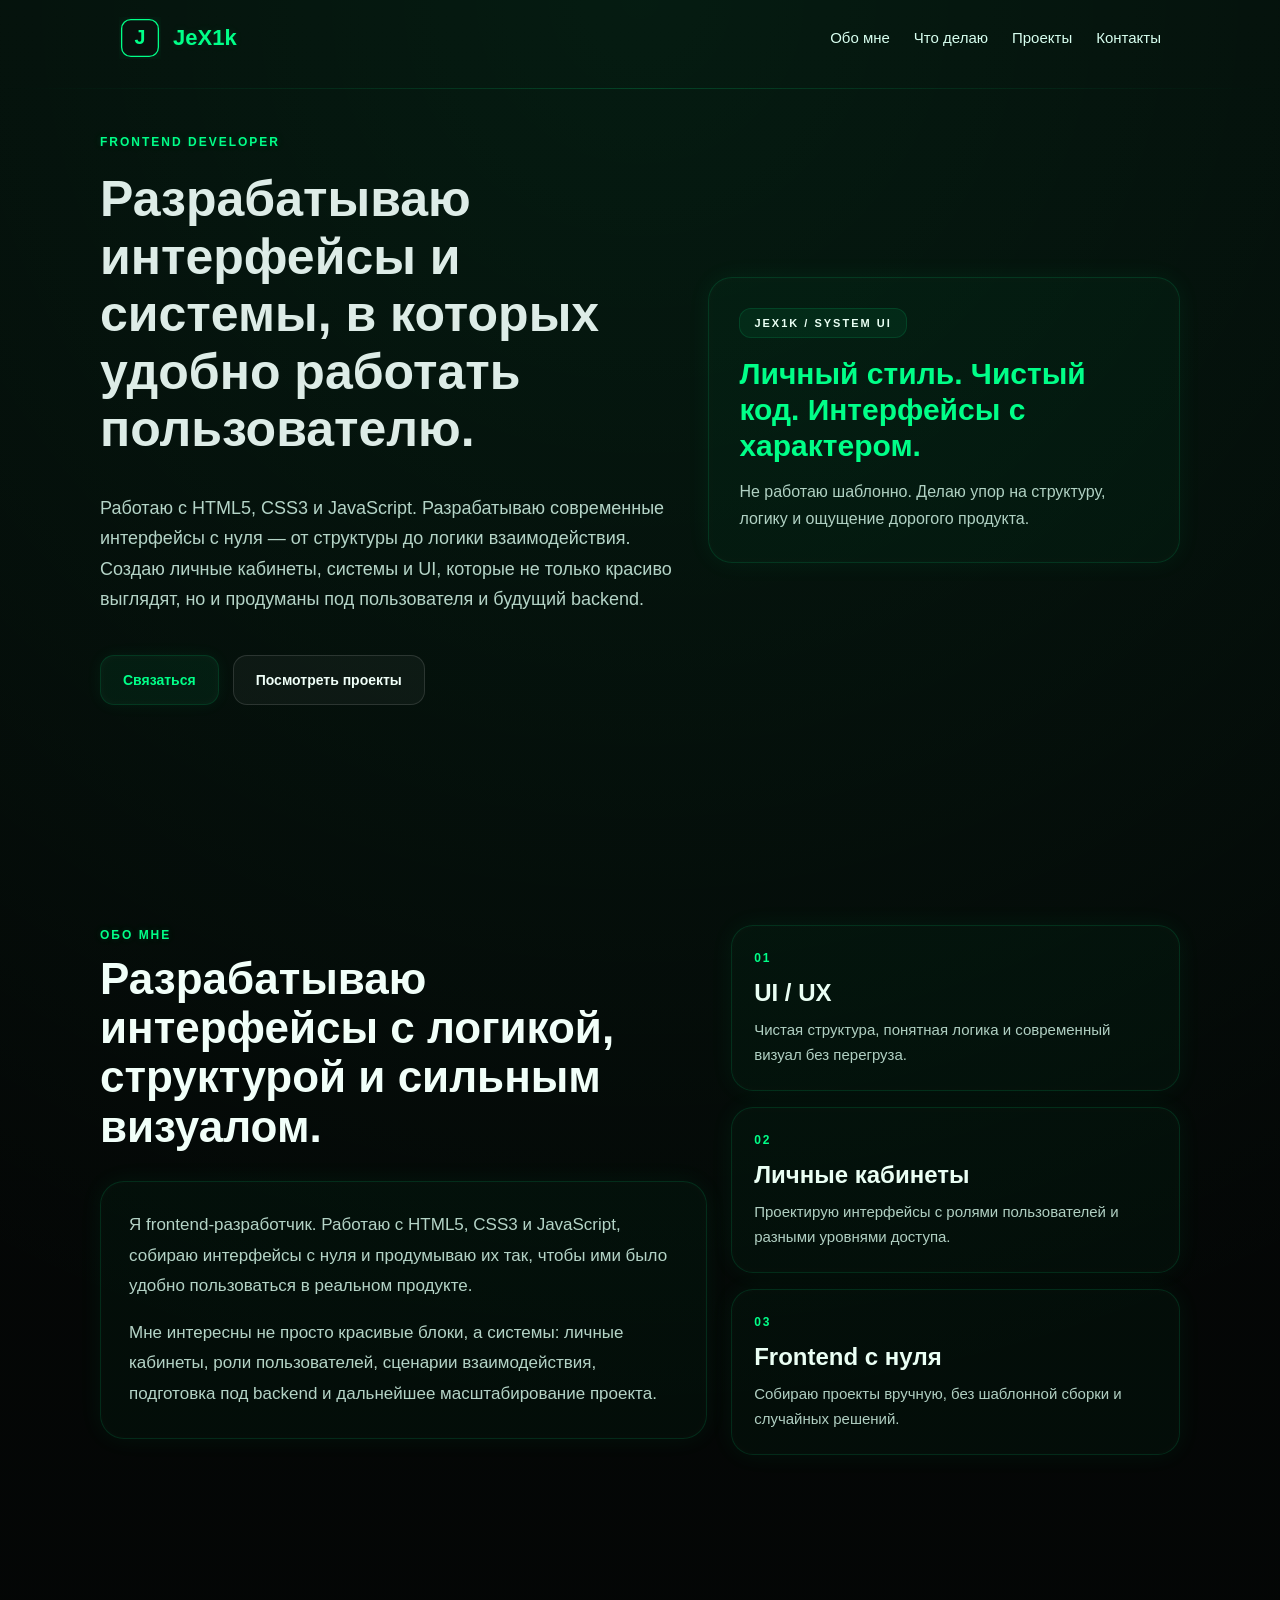
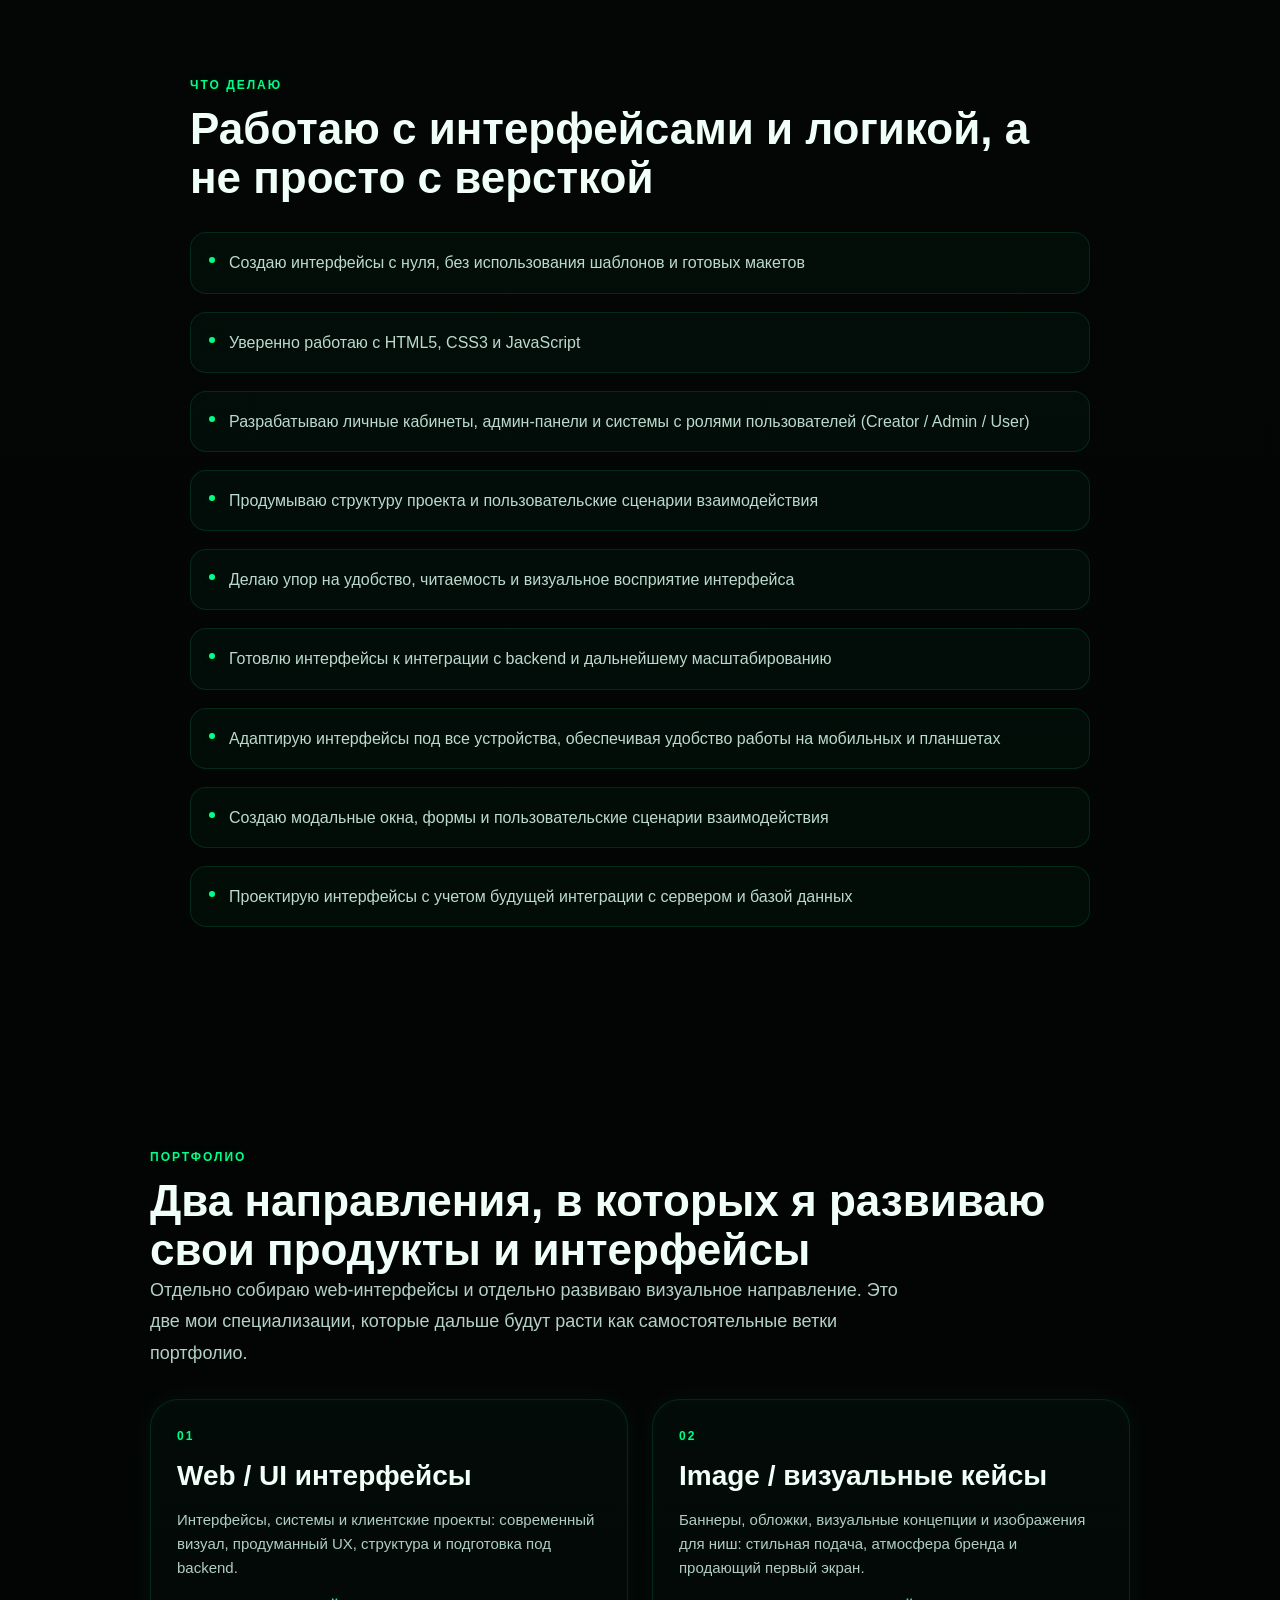
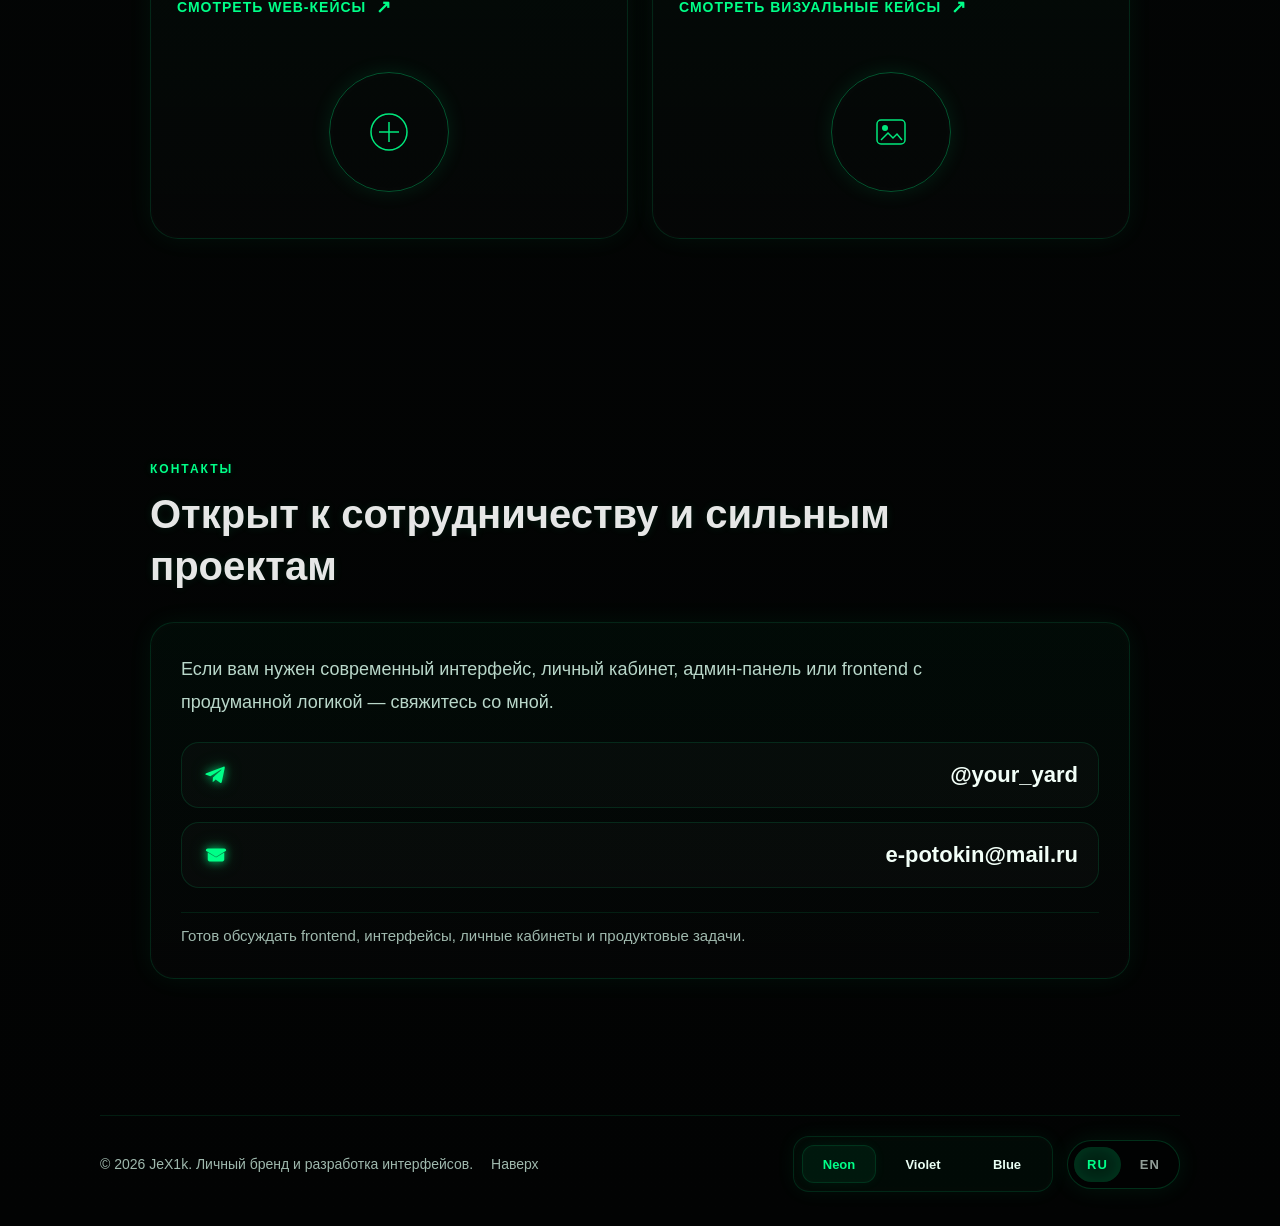
<file: index.html>
<!DOCTYPE html>
<html lang="ru">
<head>
    <meta charset="UTF-8" />
    <meta name="viewport" content="width=device-width, initial-scale=1.0" />

    <title>JeX1k — Frontend Developer</title>

    <meta name="description" content="Frontend разработчик JeX1k. Создаю современные интерфейсы, личные кабинеты и системы с продуманной логикой пользователей. Чистый код, UX и масштабируемость.">
    <meta name="keywords" content="frontend разработчик, создание сайтов, личный кабинет, UI, UX, JavaScript, HTML5, CSS3">
    <meta name="author" content="JeX1k">

    <link rel="icon" type="image/svg+xml" href="img/favicon-j.svg" />

    <link rel="stylesheet" href="css/body.css?v=5" />
    <link rel="stylesheet" href="css/header.css?v=5" />
    <link rel="stylesheet" href="css/sections.css?v=5" />
    <link rel="stylesheet" href="css/portfolio-teaser.css?v=5" />
    <link rel="stylesheet" href="css/footer.css?v=5" />
    <link rel="stylesheet" href="css/RuEn.css?v=5" />
</head>

<body class="theme-default">
  <header class="site-header" id="siteHeader">
    <div class="container header-inner">
      <a href="#top" class="brand">
        <span class="brand-icon" aria-hidden="true">
<svg viewBox="0 0 64 64" class="brand-icon-svg" xmlns="http://www.w3.org/2000/svg">
  <rect x="4" y="4" width="56" height="56" rx="14" class="brand-icon-bg" />
  <text x="32" y="41" text-anchor="middle" font-size="30" font-family="Arial, sans-serif" font-weight="700" class="brand-icon-letter">J</text>
</svg>
        </span>

        <span class="brand-text">JeX1k</span>
      </a>

      <nav class="header-nav">
        <a href="#about" data-i18n="nav_about">Обо мне</a>
        <a href="#skills" data-i18n="nav_skills">Что делаю</a>
        <a href="#projects" data-i18n="nav_projects">Проекты</a>
        <a href="#contacts" data-i18n="nav_contacts">Контакты</a>
      </nav>
    </div>
  </header>

  <main id="top">
    <section class="hero-section section">
      <div class="container hero-grid">
        <div class="hero-content">
          <p class="eyebrow">Frontend Developer</p>

          <h1 class="hero-title" data-i18n="hero_title">
            Разрабатываю интерфейсы и системы, в которых удобно работать пользователю.
          </h1>

          <p class="hero-text" data-i18n="hero_text">
            Работаю с HTML5, CSS3 и JavaScript. Разрабатываю современные интерфейсы с нуля — от структуры до логики взаимодействия.
            Создаю личные кабинеты, системы и UI, которые не только красиво выглядят, но и продуманы под пользователя и будущий backend.
          </p>

          <div class="hero-actions">
            <a href="#contacts" class="primary-btn" data-i18n="hero_contact_btn">Связаться</a>
            <a href="#projects" class="secondary-btn" data-i18n="hero_projects_btn">Посмотреть проекты</a>
          </div>
        </div>

        <div class="hero-card">
          <div class="hero-card-topline">JeX1k / SYSTEM UI</div>

          <h2 class="hero-card-title" data-i18n="hero_card_title">
            Личный стиль. Чистый код. Интерфейсы с характером.
          </h2>

          <p class="hero-card-text" data-i18n="hero_card_text">
            Не работаю шаблонно. Делаю упор на структуру, логику и ощущение
            дорогого продукта.
          </p>
        </div>
      </div>
    </section>

    <section class="about-section section" id="about">
      <div class="container about-grid">
        <div class="about-main">
          <div class="section-head">
            <p class="section-kicker" data-i18n="about_kicker">Обо мне</p>

            <h2 class="section-title" data-i18n="about_title">
              Разрабатываю интерфейсы с логикой, структурой и сильным визуалом.
            </h2>
          </div>

          <div class="content-card about-card">
            <p data-i18n="about_text_1">
              Я frontend-разработчик. Работаю с HTML5, CSS3 и JavaScript, собираю интерфейсы с нуля
              и продумываю их так, чтобы ими было удобно пользоваться в реальном продукте.
            </p><p data-i18n="about_text_2">
              Мне интересны не просто красивые блоки, а системы: личные кабинеты, роли пользователей,
              сценарии взаимодействия, подготовка под backend и дальнейшее масштабирование проекта.
            </p>
          </div>
        </div>

        <aside class="about-side">
          <article class="about-mini-card">
            <span class="about-mini-card__number">01</span>
            <h3>UI / UX</h3>
            <p data-i18n="about_card_1_text">
              Чистая структура, понятная логика и современный визуал без перегруза.
            </p>
          </article>

          <article class="about-mini-card">
            <span class="about-mini-card__number">02</span>
            <h3 data-i18n="about_card_2_title">Личные кабинеты</h3>
            <p data-i18n="about_card_2_text">
              Проектирую интерфейсы с ролями пользователей и разными уровнями доступа.
            </p>
          </article>

          <article class="about-mini-card">
            <span class="about-mini-card__number">03</span>
            <h3 data-i18n="about_card_3_title">Frontend с нуля</h3>
            <p data-i18n="about_card_3_text">
              Собираю проекты вручную, без шаблонной сборки и случайных решений.
            </p>
          </article>
        </aside>
      </div>
    </section>

    <section class="skills-section section" id="skills">
      <div class="container skills-wrapper">
        <div class="section-head">
          <p class="section-kicker" data-i18n="skills_kicker">Что делаю</p>

          <h2 class="section-title" data-i18n="skills_title">
            Работаю с интерфейсами и логикой, а не просто с версткой
          </h2>
        </div>

        <div class="skills-list">
          <div class="skills-item">
            <span class="skills-line"></span>
            <p data-i18n="skill_1">Создаю интерфейсы с нуля, без использования шаблонов и готовых макетов</p>
          </div>

          <div class="skills-item">
            <span class="skills-line"></span>
            <p data-i18n="skill_2">Уверенно работаю с HTML5, CSS3 и JavaScript</p>
          </div>

          <div class="skills-item">
            <span class="skills-line"></span>
            <p data-i18n="skill_3">Разрабатываю личные кабинеты, админ-панели и системы с ролями пользователей (Creator / Admin / User)</p>
          </div>

          <div class="skills-item">
            <span class="skills-line"></span>
            <p data-i18n="skill_4">Продумываю структуру проекта и пользовательские сценарии взаимодействия</p>
          </div>

          <div class="skills-item">
            <span class="skills-line"></span>
            <p data-i18n="skill_5">Делаю упор на удобство, читаемость и визуальное восприятие интерфейса</p>
          </div>

          <div class="skills-item">
            <span class="skills-line"></span>
            <p data-i18n="skill_6">Готовлю интерфейсы к интеграции с backend и дальнейшему масштабированию</p>
          </div>

          <div class="skills-item">
            <span class="skills-line"></span>
            <p data-i18n="skill_7">Адаптирую интерфейсы под все устройства, обеспечивая удобство работы на мобильных и планшетах</p>
          </div>

          <div class="skills-item">
            <span class="skills-line"></span>
            <p data-i18n="skill_8">Создаю модальные окна, формы и пользовательские сценарии взаимодействия</p>
          </div>

          <div class="skills-item">
            <span class="skills-line"></span>
            <p data-i18n="skill_9">Проектирую интерфейсы с учетом будущей интеграции с сервером и базой данных</p>
          </div>
        </div>
      </div>
    </section>

    <section class="portfolio-section section" id="projects">
      <div class="container portfolio-wrapper">
        <div class="section-head portfolio-head">
          <p class="section-kicker" data-i18n="portfolio_kicker">Портфолио</p>

          <h2 class="section-title" data-i18n="portfolio_title">
            Два направления, в которых я развиваю свои продукты и интерфейсы
          </h2>

          <p class="portfolio-intro" data-i18n="portfolio_intro">
            Отдельно собираю web-интерфейсы и отдельно развиваю визуальное направление.
            Это две мои специализации, которые дальше будут расти как самостоятельные ветки портфолио.
          </p>
        </div>

        <div class="portfolio-grid">
          <a href="portfolio-web.html" class="portfolio-entry" aria-label="Открыть web-портфолио">
            <div class="portfolio-entry__content">
              <span class="portfolio-entry__number">01</span>

              <h3 class="portfolio-entry__title" data-i18n="portfolio_web_title">
                Web / UI интерфейсы
              </h3>

              <p class="portfolio-entry__text" data-i18n="portfolio_web_text">
                Интерфейсы, системы и клиентские проекты: современный визуал,
                продуманный UX, структура и подготовка под backend.
              </p>

              <span class="portfolio-entry__action">
                <span data-i18n="portfolio_web_action">Смотреть web-кейсы</span>
                <span class="portfolio-entry__arrow" aria-hidden="true">↗</span>
              </span>
            </div>

            <div class="portfolio-entry__visual">
              <div class="portfolio-icon">
                <svg viewBox="0 0 48 48">
                  <circle cx="24" cy="24" r="18" stroke="currentColor" stroke-width="1.5" fill="none"/>
                  <path d="M14 24h20M24 14v20" stroke="currentColor" stroke-width="1.5"/>
                </svg>
              </div>
            </div>
          </a>

          <a href="portfolio-image.html" class="portfolio-entry portfolio-entry--image" aria-label="Открыть портфолио визуальных кейсов">
            <div class="portfolio-entry__content">
              <span class="portfolio-entry__number">02</span>

              <h3 class="portfolio-entry__title" data-i18n="portfolio_image_title">
                Image / визуальные кейсы
              </h3>

              <p class="portfolio-entry__text" data-i18n="portfolio_image_text">
                Баннеры, обложки, визуальные концепции и изображения для ниш:
                стильная подача, атмосфера бренда и продающий первый экран.
              </p>

              <span class="portfolio-entry__action">
                <span data-i18n="portfolio_image_action">Смотреть визуальные кейсы</span>
                <span class="portfolio-entry__arrow" aria-hidden="true">↗</span>
              </span>
            </div>

            <div class="portfolio-entry__visual">
              <div class="portfolio-icon">
                <svg viewBox="0 0 48 48">
                  <rect x="10" y="12" width="28" height="24" rx="4" stroke="currentColor" stroke-width="1.5" fill="none"/>
                  <circle cx="18" cy="20" r="3" fill="currentColor"/>
                  <path d="M14 32l7-7 5 5 4-4 5 6" stroke="currentColor" stroke-width="1.5" fill="none"/>
                </svg>
              </div>
            </div>
          </a>
        </div>
      </div>
    </section>

    <section class="contacts-section section" id="contacts">
      <div class="container contacts-wrapper">
        <div class="section-head">
          <p class="section-kicker" data-i18n="contacts_kicker">Контакты</p>

          <h2 class="section-title" data-i18n="contacts_title">
            Открыт к сотрудничеству и сильным проектам
          </h2>
        </div>

        <div class="contacts-box">
          <div class="contacts-intro">
            <p class="contacts-intro__text" data-i18n="contacts_intro">
              Если вам нужен современный интерфейс, личный кабинет, админ-панель
              или frontend с продуманной логикой — свяжитесь со мной.
            </p>
          </div>

          <div class="contacts-list">
            <div class="contact-row">
              <span class="contact-row__label contact-row__label--icon" aria-hidden="true">
                <svg viewBox="0 0 24 24" class="contact-icon-svg" xmlns="http://www.w3.org/2000/svg">
                  <path
                   d="M21.5 4.5L18.3 19.6C18.06 20.67 17.42 20.93 16.54 20.44L11.66 16.84L9.31 19.1C9.05 19.36 8.83 19.58 8.33 19.58L8.68 14.61L17.73 6.43C18.12 6.08 17.65 5.89 17.13 6.24L5.94 13.29L1.12 11.78C0.07 11.45 0.05 10.73 1.34 10.22L20.2 2.95C21.08 2.63 21.85 3.16 21.5 4.5Z"
                   fill="currentColor"
                  />
                </svg>
              </span>

              <a href="https://t.me/your_yard" class="contact-row__value" target="_blank" rel="noopener noreferrer">
                @your_yard
              </a>
            </div>

            <div class="contact-row">
              <span class="contact-row__label contact-row__label--icon" aria-hidden="true">
                <svg viewBox="0 0 24 24" class="contact-icon-svg" xmlns="http://www.w3.org/2000/svg">
                  <path
                   d="M3 5h18c1.1 0 2 .9 2 2v.4l-11 6.6L1 7.4V7c0-1.1.9-2 2-2zm0 4.2l8.6 5.2c.3.2.8.2 1.1 0L21 9.2V17c0 1.1-.9 2-2 2H5c-1.1 0-2-.9-2-2V9.2z"
                   fill="currentColor"
                  />
                </svg>
              </span>

              <a href="mailto:e-potokin@mail.ru" class="contact-row__value">
                e-potokin@mail.ru
              </a>
            </div>
          </div>

          <div class="contacts-note">
            <p data-i18n="contacts_note">
              Готов обсуждать frontend, интерфейсы, личные кабинеты и продуктовые задачи.
            </p>
          </div>
        </div>
      </div>
    </section>
  </main>

<footer class="site-footer">
  <div class="container footer-inner">
    <div class="footer-left">
      <p data-i18n="footer_copy">© 2026 JeX1k. Личный бренд и разработка интерфейсов.</p>
      <a href="#top" class="footer-link" data-i18n="footer_top">Наверх</a>
    </div>

    <div class="footer-controls">
  <div class="theme-switcher" aria-label="Переключение темы">
    <button class="theme-btn is-active" type="button" data-theme="theme-default">Neon</button>
    <button class="theme-btn" type="button" data-theme="theme-violet">Violet</button>
    <button class="theme-btn" type="button" data-theme="theme-blue">Blue</button>
  </div>

  <div class="lang-switcher" aria-label="Переключение языка">
    <button class="lang-btn is-active" type="button" data-lang="ru">RU</button>
    <button class="lang-btn" type="button" data-lang="en">EN</button>
  </div>
</div>
</footer>

<script src="js/visitka.js?v=5"></script>
<script src="js/portfolio-teaser.js"></script>
<script src="js/RuEn.js"></script>
</body>
</html>
</file>
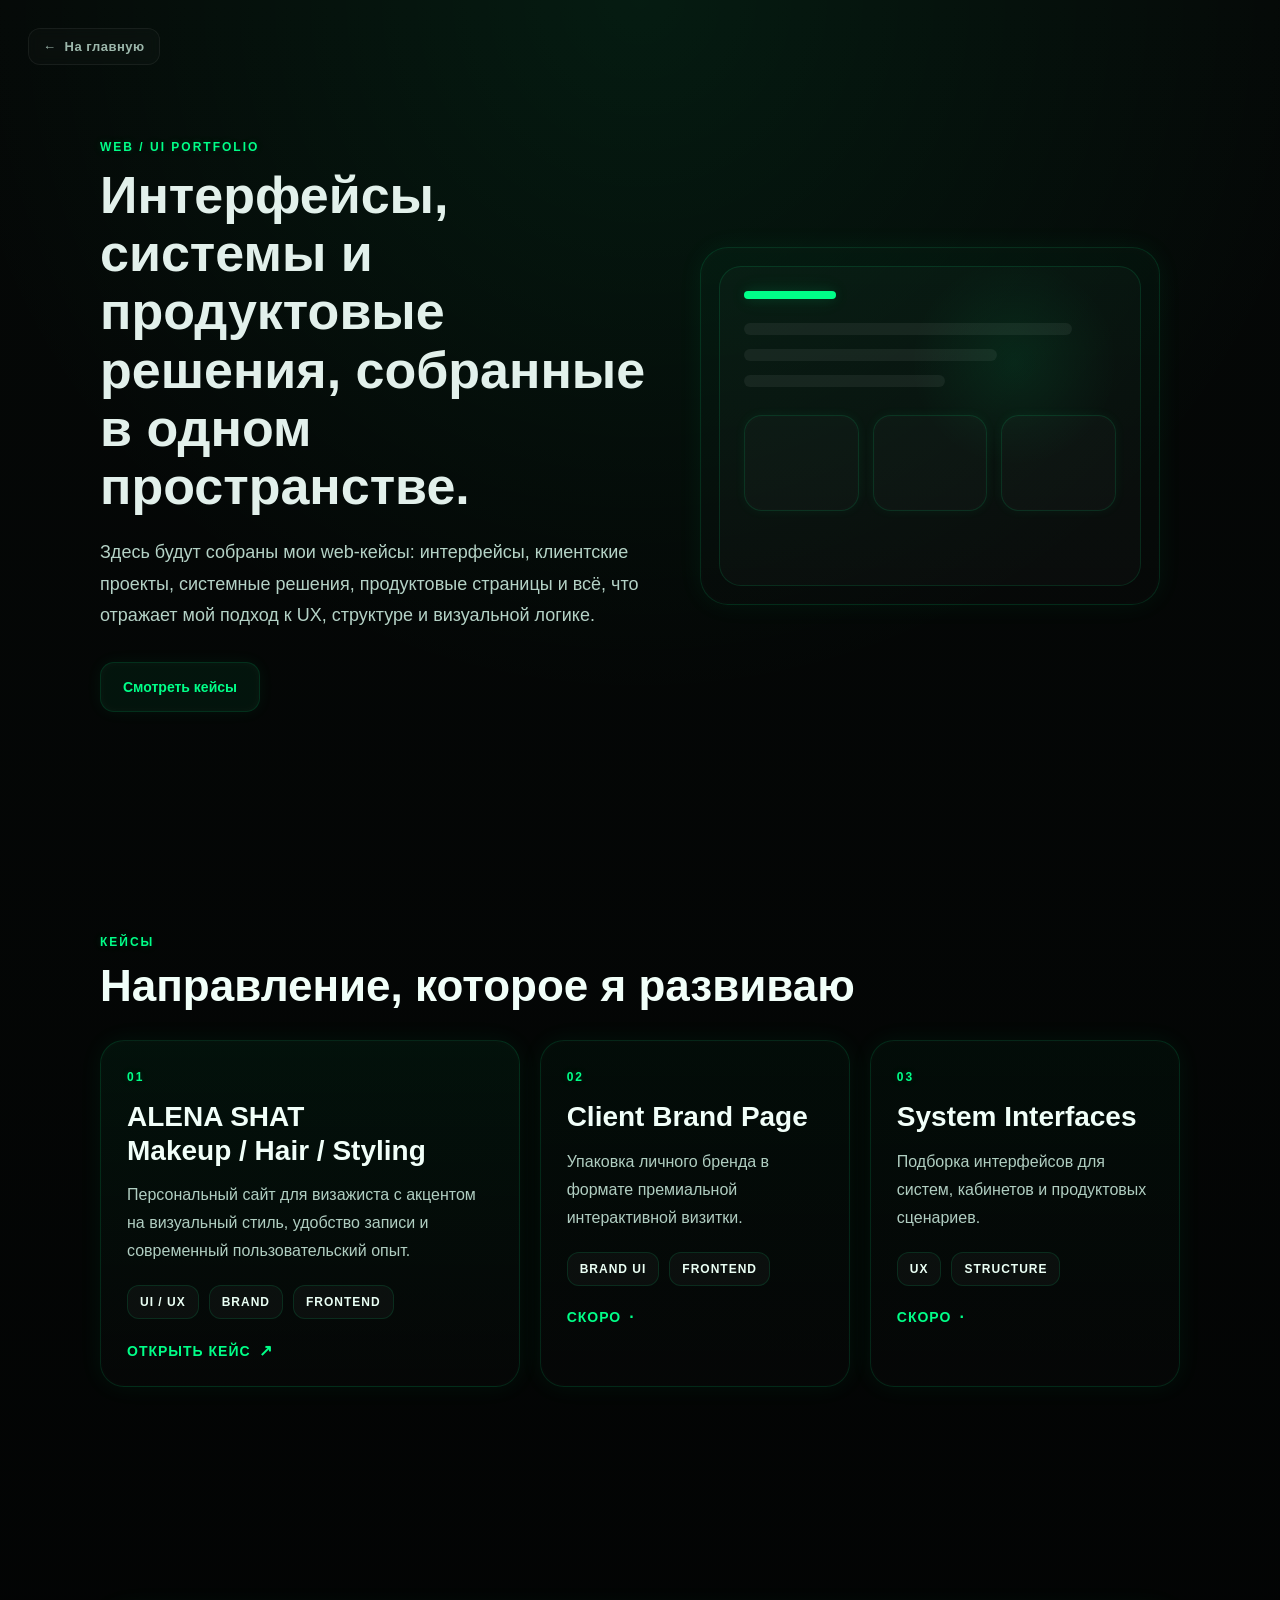
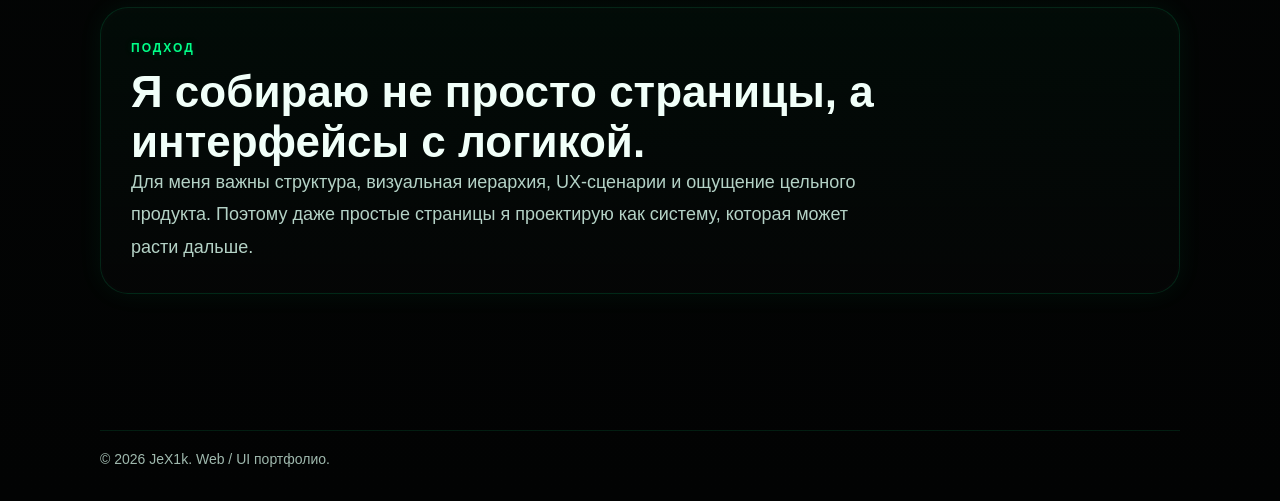
<file: portfolio-web.html>
<!DOCTYPE html>
<html lang="ru">
<head>
  <meta charset="UTF-8" />
  <meta name="viewport" content="width=device-width, initial-scale=1.0" />

  <title>JeX1k — Web / UI Портфолио</title>
  <meta
    name="description"
    content="Web / UI портфолио JeX1k: интерфейсы, системы, клиентские проекты и продуктовые решения."
  />

  <link rel="icon" type="image/svg+xml" href="img/favicon-j.svg" />
  <link rel="stylesheet" href="css/body.css?v=1" />
  <link rel="stylesheet" href="css/header.css?v=1" />
  <link rel="stylesheet" href="css/footer.css?v=1" />
  <link rel="stylesheet" href="portfolio-webstyle/style.css?v=1" />
</head>

<body class="theme-default">
<header class="portfolio-header">
  <a href="index.html" class="portfolio-back">
    <span class="portfolio-back__arrow">←</span>
    <span class="portfolio-back__text">На главную</span>
  </a>
</header>

  <main class="portfolio-web-page" id="top">
    <section class="web-hero section">
      <div class="container web-hero__grid">
        <div class="web-hero__content">
          <p class="eyebrow">Web / UI Portfolio</p>

          <h1 class="web-hero__title">
            Интерфейсы, системы и продуктовые решения, собранные в одном пространстве.
          </h1>

          <p class="web-hero__text">
            Здесь будут собраны мои web-кейсы: интерфейсы, клиентские проекты,
            системные решения, продуктовые страницы и всё, что отражает мой подход к UX, структуре и визуальной логике.
          </p>

          <div class="web-hero__actions">
            <a href="#web-cases" class="primary-btn">Смотреть кейсы</a>
            
          </div>
        </div>

        <div class="web-hero__visual" aria-hidden="true">
          <div class="web-hero__frame">
            <div class="web-hero__screen">
              <div class="web-hero__topline"></div>
              <div class="web-hero__line web-hero__line--lg"></div>
              <div class="web-hero__line web-hero__line--md"></div>
              <div class="web-hero__line web-hero__line--sm"></div>
              <div class="web-hero__cards">
                <span></span>
                <span></span>
                <span></span>
              </div>
            </div>
          </div>
        </div>
      </div>
    </section>

    <section class="web-cases section" id="web-cases">
      <div class="container">
        <div class="section-head">
          <p class="section-kicker">Кейсы</p>
          <h2 class="section-title">Направление, которое я развиваю</h2>
        </div>

        <div class="web-cases__grid">
          <article class="web-case-card is-featured">
            <span class="web-case-card__number">01</span>
            <h3 class="web-case-card__title">ALENA SHAT 
                <p>Makeup / Hair / Styling</p>
            </h3>
            <p class="web-case-card__text">
              Персональный сайт для визажиста с акцентом на визуальный стиль, удобство записи и современный пользовательский опыт.
            </p>
            <div class="web-case-card__meta">
              <span>UI / UX</span>
              <span>Brand</span>
              <span>Frontend</span>
            </div>
            <a href="#" class="web-case-card__link">Открыть кейс <span>↗</span></a>
          </article>

          <article class="web-case-card">
            <span class="web-case-card__number">02</span>
            <h3 class="web-case-card__title">Client Brand Page</h3>
            <p class="web-case-card__text">
              Упаковка личного бренда в формате премиальной интерактивной визитки.
            </p>
            <div class="web-case-card__meta">
              <span>Brand UI</span>
              <span>Frontend</span>
            </div>
            <a href="#" class="web-case-card__link">Скоро <span>·</span></a>
          </article>

          <article class="web-case-card">
            <span class="web-case-card__number">03</span>
            <h3 class="web-case-card__title">System Interfaces</h3>
            <p class="web-case-card__text">
              Подборка интерфейсов для систем, кабинетов и продуктовых сценариев.
            </p>
            <div class="web-case-card__meta">
              <span>UX</span>
              <span>Structure</span>
            </div>
            <a href="#" class="web-case-card__link">Скоро <span>·</span></a>
          </article>
        </div>
      </div>
    </section>

    <section class="web-note section">
      <div class="container">
        <div class="web-note__box">
          <p class="section-kicker">Подход</p>
          <h2 class="section-title">Я собираю не просто страницы, а интерфейсы с логикой.</h2>
          <p class="web-note__text">
            Для меня важны структура, визуальная иерархия, UX-сценарии и ощущение цельного продукта.
            Поэтому даже простые страницы я проектирую как систему, которая может расти дальше.
          </p>
        </div>
      </div>
    </section>
  </main>

  <footer class="site-footer">
    <div class="container footer-inner">
      <div class="footer-left">
        <p>© 2026 JeX1k. Web / UI портфолио.</p>
        
      </div>
    </div>
  </footer>

  <script src="js/visitka.js?v=1"></script>
  <script src="portfolio-webjs/JavaSc.js?v=1"></script>
</body>
</html>
</file>
<file: css/body.css>
* {
  margin: 0;
  padding: 0;
  box-sizing: border-box;
}
:root {
  --bg-main: #050807;
  --bg-secondary: #020303;
  --text-main: #eafff4;
  --text-soft: rgba(220, 255, 240, 0.82);
  --title-main: #f1fff9;
  --accent: #00ff88;
  --accent-soft: rgba(0, 255, 136, 0.12);
  --surface: rgba(0, 255, 136, 0.03);
  --surface-strong: rgba(0, 255, 136, 0.06);
  --border-soft: rgba(0, 255, 136, 0.12);
  --shadow-soft: rgba(0, 255, 136, 0.06);
  --line-soft: rgba(0, 255, 136, 0.1);
  --line-strong: rgba(0, 255, 136, 0.3);
  --card-glow: rgba(0, 255, 136, 0.1);
  --title-accent: #00ff88;
  --project-accent: #b388ff;
  --project-accent-soft: rgba(179, 136, 255, 0.12);
  --header-glass: rgba(5, 8, 7, 0.55);
  --header-border: rgba(0, 255, 136, 0.15);
  --footer-text: rgba(220, 255, 240, 0.72);
}

body.theme-default {
  --bg-main: #050807;
  --bg-secondary: #020303;
  --text-main: #eafff4;
  --text-soft: rgba(220, 255, 240, 0.82);
  --title-main: #f1fff9;
  --accent: #00ff88;
  --accent-soft: rgba(0, 255, 136, 0.12);
  --surface: rgba(0, 255, 136, 0.03);
  --surface-strong: rgba(0, 255, 136, 0.06);
  --border-soft: rgba(0, 255, 136, 0.12);
  --shadow-soft: rgba(0, 255, 136, 0.06);
  --line-soft: rgba(0, 255, 136, 0.1);
  --line-strong: rgba(0, 255, 136, 0.3);
  --card-glow: rgba(0, 255, 136, 0.1);
  --title-accent: #00ff88;
  --project-accent: #b388ff;
  --project-accent-soft: rgba(179, 136, 255, 0.12);
  --header-glass: rgba(5, 8, 7, 0.55);
  --header-border: rgba(0, 255, 136, 0.15);
  --footer-text: rgba(220, 255, 240, 0.72);
}

body.theme-violet {
  --bg-main: #09050f;
  --bg-secondary: #04020a;
  --text-main: #f3ecff;
  --text-soft: rgba(232, 220, 255, 0.82);
  --title-main: #fbf7ff;
  --accent: #b388ff;
  --accent-soft: rgba(179, 136, 255, 0.14);
  --surface: rgba(179, 136, 255, 0.04);
  --surface-strong: rgba(179, 136, 255, 0.08);
  --border-soft: rgba(179, 136, 255, 0.16);
  --shadow-soft: rgba(179, 136, 255, 0.08);
  --line-soft: rgba(179, 136, 255, 0.12);
  --line-strong: rgba(179, 136, 255, 0.32);
  --card-glow: rgba(179, 136, 255, 0.12);
  --title-accent: #b388ff;
  --project-accent: #d1b3ff;
  --project-accent-soft: rgba(209, 179, 255, 0.14);
  --header-glass: rgba(9, 5, 15, 0.58);
  --header-border: rgba(179, 136, 255, 0.18);
  --footer-text: rgba(232, 220, 255, 0.74);
}

body.theme-blue {
  --bg-main: #05080f;
  --bg-secondary: #02040a;
  --text-main: #e6faff;
  --text-soft: rgba(220, 245, 255, 0.82);
  --title-main: #f2fcff;
  --accent: #00e5ff;
  --accent-soft: rgba(0, 229, 255, 0.14);
  --surface: rgba(0, 229, 255, 0.04);
  --surface-strong: rgba(0, 229, 255, 0.08);
  --border-soft: rgba(0, 229, 255, 0.16);
  --shadow-soft: rgba(0, 229, 255, 0.08);
  --line-soft: rgba(0, 229, 255, 0.12);
  --line-strong: rgba(0, 229, 255, 0.32);
  --card-glow: rgba(0, 229, 255, 0.12);
  --title-accent: #00e5ff;
  --project-accent: #7eefff;
  --project-accent-soft: rgba(126, 239, 255, 0.14);
  --header-glass: rgba(5, 8, 15, 0.58);
  --header-border: rgba(0, 229, 255, 0.18);
  --footer-text: rgba(220, 245, 255, 0.74);
}

html {
  scroll-behavior: smooth;
}

body {
  min-height: 100vh;
  font-family: Arial, sans-serif;
  color: var(--text-main);
  background:
    radial-gradient(circle at top center, color-mix(in srgb, var(--accent) 8%, transparent), transparent 32%),
    linear-gradient(180deg, var(--bg-main) 0%, var(--bg-secondary) 100%);
}

a {
  color: inherit;
  text-decoration: none;
}

button {
  font: inherit;
}

.container {
  width: min(1080px, calc(100% - 48px));
  margin: 0 auto;
}

.section {
  padding: 110px 0;
}

.section-head {
  margin-bottom: 30px;
}

.section-kicker,
.eyebrow {
  margin-bottom: 12px;
  font-size: 12px;
  font-weight: 700;
  letter-spacing: 2px;
  text-transform: uppercase;
  color: rgba(0, 255, 136, 0.78);
}

.eyebrow {
  position: relative;
  display: inline-block;
  color: var(--accent);
  text-shadow:
    0 0 6px var(--card-glow),
    0 0 12px var(--card-glow);
  transition: 0.3s ease;
  animation: glowPulse 2.5s infinite ease-in-out;
}

.eyebrow::after {
  content: "";
  position: absolute;
  left: -10%;
  top: 0;
  width: 120%;
  height: 100%;
  background: linear-gradient(
    120deg,
    transparent,
    var(--card-glow),
    transparent
  );
  opacity: 0;
  transform: translateX(-100%);
  transition: 0.5s ease;
}

.eyebrow:hover::after {
  opacity: 1;
  transform: translateX(100%);
}

.section-kicker {
  position: relative;
  display: inline-block;
  color: var(--accent);
  text-shadow:
    0 0 6px var(--card-glow),
    0 0 12px var(--card-glow);
  transition: 0.3s ease;
  animation: kickerPulse 2.8s ease-in-out infinite;
}

.section-kicker:hover {
  text-shadow:
    0 0 10px var(--card-glow),
    0 0 20px var(--card-glow),
    0 0 34px var(--card-glow);
  transform: translateY(-1px);
}

.section-kicker::after {
  content: "";
  position: absolute;
  left: -8%;
  top: 0;
  width: 116%;
  height: 100%;
  background: linear-gradient(
    120deg,
    transparent,
    rgba(0, 255, 136, 0.22),
    transparent
  );
  opacity: 0;
  transform: translateX(-100%);
  transition: 0.5s ease;
  pointer-events: none;
}

.section-kicker:hover::after {
  opacity: 1;
  transform: translateX(100%);
}

.section-title {
  max-width: 900px;
  font-size: 44px;
  line-height: 1.12;
  color: var(--title-main);
}

.content-card {
  padding: 28px;
  border-radius: 24px;
  border: 1px solid var(--border-soft);
  background: var(--surface);
  box-shadow:
    0 0 24px var(--shadow-soft),
    inset 0 0 10px rgba(255, 255, 255, 0.02);
}

.content-card p + p {
  margin-top: 16px;
}

.primary-btn,
.secondary-btn {
  display: inline-flex;
  align-items: center;
  justify-content: center;
  min-height: 50px;
  padding: 0 22px;
  border-radius: 14px;
  font-size: 14px;
  font-weight: 700;
  transition: 0.25s ease;
}

.primary-btn {
  border: 1px solid var(--accent-soft);
  background: var(--surface-strong);
  color: var(--accent);
  box-shadow:
    0 0 16px var(--shadow-soft),
    inset 0 0 8px rgba(255, 255, 255, 0.03);
}

.primary-btn:hover,
.secondary-btn:hover {
  transform: translateY(-2px);
}

.secondary-btn {
  border: 1px solid rgba(255, 255, 255, 0.12);
  background: rgba(255, 255, 255, 0.04);
  color: #f0fff8;
}

@keyframes glowPulse {
  0% {
    text-shadow:
      0 0 4px var(--card-glow),
      0 0 10px transparent;
  }
  50% {
    text-shadow:
      0 0 12px var(--card-glow),
      0 0 24px var(--card-glow);
  }
  100% {
    text-shadow:
      0 0 4px var(--card-glow),
      0 0 10px transparent;
  }
}

@keyframes kickerPulse {
  0% {
    text-shadow:
      0 0 4px var(--card-glow),
      0 0 8px transparent;
  }
  50% {
    text-shadow:
      0 0 10px var(--card-glow),
      0 0 18px var(--card-glow);
  }
  100% {
    text-shadow:
      0 0 4px var(--card-glow),
      0 0 8px transparent;
  }
}

@media (max-width: 768px) {
  .container {
    width: min(100%, calc(100% - 38px));
  }

  .section {
    padding: 72px 0;
  }

  .section-title {
    font-size: 30px;
    line-height: 1.15;
  }

  .section-kicker,
  .eyebrow {
    font-size: 11px;
    letter-spacing: 2px;
  }

  .primary-btn,
  .secondary-btn {
    width: 100%;
    min-height: 52px;
  }

  .hero-actions {
    flex-direction: column;
  }
}


body,
.site-header,
.header-inner,
.hero-card,
.content-card,
.info-card,
.about-mini-card,
.skills-item,
.project-case,
.contacts-box,
.contact-row,
.theme-switcher,
.theme-btn,
.primary-btn,
.secondary-btn,
.footer-inner,
.footer-link,
.header-nav a,
.project-case__title,
.contact-row__value {
  transition:
    background 0.35s ease,
    color 0.35s ease,
    border-color 0.35s ease,
    box-shadow 0.35s ease,
    text-shadow 0.35s ease,
    transform 0.25s ease;
}
</file>
<file: css/header.css>
.site-header {
  position: fixed;
  top: 0;
  left: 0;
  width: 100%;
  z-index: 1000;
  background: transparent;
}

.site-header.is-scrolled .header-inner {
  background: var(--header-glass);
  backdrop-filter: blur(12px);
  border: 1px solid var(--header-border);
  box-shadow: 0 0 18px var(--card-glow);
}

.site-header::after {
  content: "";
  display: block;
  width: 100%;
  height: 1px;
  margin-top: 12px;
  background: linear-gradient(
    90deg,
    transparent,
    var(--line-strong),
    transparent
  );
  opacity: 0.6;
}

.header-inner {
  display: flex;
  align-items: center;
  justify-content: space-between;
  gap: 20px;
  min-height: 76px;
  padding: 12px 18px;
  border: 1px solid transparent;
  border-radius: 20px;
  transition: 0.3s ease;
}

.brand {
  display: inline-flex;
  align-items: center;
  gap: 12px;
  flex: 0 0 auto;
}

.brand-icon {
  width: 42px;
  height: 42px;
  min-width: 42px;
  min-height: 42px;
  max-width: 42px;
  max-height: 42px;
  flex: 0 0 42px;
  display: inline-flex;
  align-items: center;
  justify-content: center;
  overflow: hidden;
}

.brand-icon-bg {
  fill: #07110d;
  stroke: var(--accent);
  stroke-width: 2;
}

.brand-icon-letter {
  fill: var(--accent);
}

.brand-icon-svg {
  width: 42px;
  height: 42px;
  min-width: 42px;
  min-height: 42px;
  max-width: 42px;
  max-height: 42px;
  display: block;
  filter: drop-shadow(0 0 8px var(--card-glow));
}

/*
.brand-icon-svg,
.brand-icon svg {
  width: 100%;
  height: 100%;
  display: block;
}
*/

.brand-text {
  font-size: 22px;
  font-weight: 800;
  color: var(--accent);
  text-shadow: 0 0 8px var(--card-glow);
  line-height: 1;
}

.header-nav {
  display: inline-flex;
  align-items: center;
  gap: 24px;
}

.header-nav a {
  font-size: 15px;
  line-height: 1.2;
  color: #d8fff0;
  transition: 0.25s ease;
}

.header-nav a:hover {
  color: var(--accent);
  text-shadow: 0 0 8px var(--card-glow);
}

@media (max-width: 768px) {
  .site-header {
    padding-top: 10px;
  }

  .header-inner {
    min-height: auto;
    padding: 12px 14px;
    border-radius: 16px;
    flex-direction: column;
    align-items: flex-start;
    gap: 12px;
  }

  .brand {
    gap: 10px;
  }

  .brand-icon {
  width: 38px;
  height: 38px;
  min-width: 38px;
  min-height: 38px;
  max-width: 38px;
  max-height: 38px;
  flex: 0 0 38px;
  }

  .brand-icon-svg {
  width: 38px;
  height: 38px;
  min-width: 38px;
  min-height: 38px;
  max-width: 38px;
  max-height: 38px;
  }

  .brand-text {
    font-size: 18px;
  }

  .header-nav {
    width: 100%;
    flex-wrap: wrap;
    gap: 10px 14px;
  }

  .header-nav a {
    font-size: 14px;
  }
}
</file>
<file: css/sections.css>
.hero-section {
  padding-top: 135px;
}

.hero-grid {
  display: grid;
  grid-template-columns: 1.1fr 0.9fr;
  gap: 32px;
  align-items: center;
}

.hero-content {
  display: flex;
  flex-direction: column;
  gap: 10px;
}

.hero-title {
  max-width: 700px;
  margin-bottom: 24px;
  font-size: 50px;
  line-height: 1.15;
  color: rgba(240, 255, 250, 0.92);
}

.hero-text {
  max-width: 600px;
  font-size: 18px;
  line-height: 1.7;
  color: rgba(220, 255, 240, 0.82);
}

.hero-actions {
  display: flex;
  gap: 14px;
  margin-top: 30px;
  flex-wrap: wrap;
}

.hero-card,
.info-card,
.contact-card {
  border-radius: 24px;
  border: 1px solid var(--border-soft);
  background: var(--surface);
  box-shadow:
    0 0 24px var(--shadow-soft),
    inset 0 0 10px rgba(255, 255, 255, 0.02);
}

.hero-card {
  padding: 30px;
}

.hero-card-topline {
  display: inline-flex;
  margin-bottom: 18px;
  padding: 8px 14px;
  border-radius: 12px;
  border: 1px solid var(--border-soft);
  background: var(--surface-strong);
  font-size: 11px;
  font-weight: 700;
  letter-spacing: 2px;
  text-transform: uppercase;
  color: var(--text-main);
}

.hero-card-title {
  margin-bottom: 14px;
  font-size: 30px;
  line-height: 1.2;
  color: var(--title-accent);
}
.hero-card-text {
  font-size: 16px;
  line-height: 1.7;
  color: rgba(220, 255, 240, 0.8);
}

.cards-grid {
  display: grid;
  grid-template-columns: repeat(3, minmax(220px, 1fr));
  gap: 20px;
}

.info-card {
  padding: 24px;
  transition: 0.28s ease;
}

.info-card:hover {
  transform: translateY(-4px);
  box-shadow:
    0 0 24px rgba(0, 255, 136, 0.1),
    inset 0 0 10px rgba(0, 255, 136, 0.03);
}

.info-card h3 {
  margin-bottom: 12px;
  font-size: 24px;
  color: #bfffe2;
}

.info-card p,
.contact-card p {
  font-size: 16px;
  line-height: 1.7;
  color: rgba(220, 255, 240, 0.8);
}
.about-grid {
  display: grid;
  grid-template-columns: 1.15fr 0.85fr;
  gap: 24px;
  align-items: start;
}

.about-card {
  min-height: 100%;
}

.about-card p {
  font-size: 17px;
  line-height: 1.8;
  color: rgba(220, 255, 240, 0.82);
}

.about-side {
  display: flex;
  flex-direction: column;
  gap: 16px;
}

.about-mini-card {
  padding: 22px;
  border-radius: 22px;
  border: 1px solid var(--border-soft);
  background: var(--surface);
  box-shadow:
    0 0 24px var(--shadow-soft),
    inset 0 0 10px rgba(255, 255, 255, 0.02);
  transition: 0.28s ease;
}

.about-mini-card:hover {
  transform: translateY(-4px);
  box-shadow:
    0 0 24px var(--card-glow),
    inset 0 0 10px rgba(255, 255, 255, 0.03);
}

.about-mini-card__number {
  display: inline-flex;
  margin-bottom: 14px;
  font-size: 12px;
  font-weight: 800;
  letter-spacing: 2px;
  color: var(--accent);
}

.about-mini-card h3 {
  margin-bottom: 10px;
  font-size: 24px;
  color: var(--text-main);
}

.about-mini-card p {
  font-size: 15px;
  line-height: 1.7;
  color: rgba(220, 255, 240, 0.8);
}
.skills-wrapper {
  max-width: 900px;
}

.skills-list {
  display: flex;
  flex-direction: column;
  gap: 18px;
}

.skills-item {
  display: flex;
  align-items: flex-start;
  gap: 14px;
  padding: 16px 18px;
  border-radius: 16px;
  border: 1px solid var(--border-soft);
  background: var(--surface);
  transition: 0.25s ease;
}

.skills-item:hover {
  background: var(--surface-strong);
  transform: translateX(6px);
}

.skills-line {
  width: 6px;
  height: 6px;
  margin-top: 8px;
  border-radius: 50%;
  background: var(--accent);
  box-shadow:
    0 0 6px var(--card-glow),
    0 0 12px var(--card-glow);
}

.skills-item p {
  font-size: 16px;
  line-height: 1.7;
  color: rgba(220, 255, 240, 0.85);
}
.projects-wrapper {
  max-width: 900px;
}

.project-case {
  padding: 36px 0;
  border-bottom: 1px solid var(--project-accent-soft);
  transition: 0.3s ease;
}

.project-case:last-child {
  border-bottom: none;
}

.project-case:hover {
  padding-left: 10px;
  background: linear-gradient(
    90deg,
    var(--project-accent-soft),
    transparent
  );
}

.project-case__number {
  display: inline-flex;
  margin-bottom: 16px;
  font-size: 12px;
  font-weight: 800;
  letter-spacing: 2px;
  color: var(--project-accent);
  text-shadow:
    0 0 6px var(--project-accent-soft),
    0 0 12px var(--project-accent-soft);
}

.project-case__title {
  margin-bottom: 18px;
  font-size: 28px;
  line-height: 1.3;
  color: #d8fff0;
  transition: 0.25s ease;
}

.project-case:hover .project-case__title {
  color: var(--project-accent);
  text-shadow:
    0 0 8px var(--project-accent-soft),
    0 0 16px var(--project-accent-soft);
}

.project-case__text {
  max-width: 700px;
  font-size: 16px;
  line-height: 1.8;
  color: rgba(220, 255, 240, 0.8);
}

.project-case__text + .project-case__text {
  margin-top: 14px;
}
.contacts-wrapper {
  max-width: 980px;
}

.contacts-box {
  padding: 30px;
  border-radius: 24px;
  border: 1px solid var(--border-soft);
  background: linear-gradient(
    180deg,
    var(--surface),
    rgba(255, 255, 255, 0.01)
  );
  box-shadow:
    0 0 26px var(--shadow-soft),
    inset 0 0 12px rgba(255, 255, 255, 0.02);
}

.contacts-intro {
  margin-bottom: 24px;
}

.contacts-intro__text {
  max-width: 760px;
  font-size: 18px;
  line-height: 1.8;
  color: rgba(220, 255, 240, 0.84);
}

.contacts-list {
  display: flex;
  flex-direction: column;
  gap: 14px;
  margin-bottom: 24px;
}

.contact-row {
  display: flex;
  align-items: center;
  justify-content: space-between;
  gap: 20px;
  padding: 18px 20px;
  border-radius: 18px;
  border: 1px solid var(--border-soft);
  background: rgba(255, 255, 255, 0.02);
  transition: 0.28s ease;
}

.contact-row:hover {
  transform: translateX(6px);
  border-color: var(--border-soft);
  box-shadow:
    0 0 18px var(--card-glow),
    inset 0 0 8px rgba(255, 255, 255, 0.02);
}

.contact-row__label {
  font-size: 13px;
  font-weight: 700;
  letter-spacing: 1.6px;
  text-transform: uppercase;
  color: var(--accent);
}

.contact-row__label--icon {
  display: inline-flex;
  align-items: center;
  justify-content: center;
  width: 28px;
  height: 28px;
  color: var(--accent);
  text-shadow:
    0 0 6px var(--card-glow),
    0 0 12px var(--card-glow);
}

.contact-icon-svg {
  width: 22px;
  height: 22px;
  display: block;
  filter:
    drop-shadow(0 0 4px rgba(0, 255, 136, 0.7))
    drop-shadow(0 0 8px rgba(0, 255, 136, 0.25));
}

.contact-row__value {
  font-size: 22px;
  font-weight: 700;
  color: #f2fff8;
  text-align: right;
  transition: 0.25s ease;
}

.contact-row__value:hover {
  color: var(--accent);
  text-shadow:
    0 0 8px var(--card-glow),
    0 0 14px var(--card-glow);
}

.contacts-note {
  padding-top: 10px;
  border-top: 1px solid var(--line-soft);
}

.contacts-note p {
  font-size: 15px;
  line-height: 1.7;
  color: rgba(220, 255, 240, 0.72);
}

.contacts-section .section-title {
  font-size: 40px;
  line-height: 1.3;
  color: rgba(255, 255, 255, 0.9);
  text-shadow: 0 0 10px var(--card-glow);
}


@media (max-width: 1024px) {
  .hero-grid {
    grid-template-columns: 1fr;
    gap: 24px;
  }
  .about-grid {
    grid-template-columns: 1fr;
    gap: 20px;
  }
  .cards-grid {
    grid-template-columns: 1fr 1fr;
  }
  .hero-title {
    font-size: 48px;
  }
  .section-title {
    font-size: 38px;
  }
}
@media (max-width: 768px) {
  .hero-section {
    padding-top: 160px;
  }

  .hero-grid {
    grid-template-columns: 1fr;
    gap: 22px;
  }

  .hero-title {
    margin-bottom: 16px;
    font-size: 34px;
    line-height: 1.12;
  }

  .hero-text {
    max-width: 100%;
    font-size: 16px;
    line-height: 1.65;
  }

  .hero-actions {
    flex-direction: column;
    gap: 12px;
    margin-top: 22px;
  }

  .hero-card {
    padding: 22px 18px;
  }

  .hero-card-title {
    font-size: 22px;
    line-height: 1.22;
  }

  .hero-card-text {
    font-size: 15px;
    line-height: 1.65;
  }

  .cards-grid {
    grid-template-columns: 1fr;
  }

  .project-case {
    padding: 26px 0;
  }

  .project-case__number {
    margin-bottom: 12px;
    font-size: 14px;
  }

  .project-case__title {
    margin-bottom: 14px;
    font-size: 22px;
    line-height: 1.2;
  }
  .project-case__text,
  .about-card p,
  .skills-item p,
  .contacts-intro__text {
    max-width: 100%;
    font-size: 15px;
  }

  .project-case__text + .project-case__text {
    margin-top: 12px;
  }

  .contacts-box {
    padding: 22px 16px;
  }

  .contacts-list {
    gap: 12px;
  }

  .contact-row {
    flex-direction: row;
    align-items: center;
    justify-content: space-between;
    gap: 14px;
    padding: 14px 16px;
  }

  .contact-row__label--icon {
    width: 22px;
    height: 22px;
    flex: 0 0 22px;
  }

  .contact-icon-svg {
    width: 22px;
    height: 22px;
  }

  .contact-row__value {
    font-size: 18px;
    line-height: 1.3;
    text-align: right;
    word-break: break-word;
  }

  .contacts-note p {
    font-size: 14px;
    line-height: 1.6;
  }

  section[id] {
    scroll-margin-top: 130px;
  }
}
</file>
<file: css/portfolio-teaser.css>
.portfolio-wrapper {
  max-width: 980px;
}

.portfolio-icon {
  width: 120px;
  height: 120px;
  border-radius: 50%;
  display: flex;
  align-items: center;
  justify-content: center;

  border: 1px solid var(--line-strong);
  box-shadow:
    0 0 20px var(--card-glow),
    inset 0 0 20px rgba(255,255,255,0.02);

  color: var(--accent);
  font-size: 0;
}

.portfolio-icon svg {
  width: 48px;
  height: 48px;
  opacity: 0.9;
}

.portfolio-entry:hover .portfolio-icon {
  transform: scale(1.05);
  box-shadow:
    0 0 30px var(--card-glow),
    inset 0 0 20px rgba(255,255,255,0.04);
}

.portfolio-head {
  margin-bottom: 30px;
}

.portfolio-intro {
  max-width: 760px;
  font-size: 18px;
  line-height: 1.75;
  color: rgba(220, 255, 240, 0.82);
}

.portfolio-grid {
  display: grid;
  grid-template-columns: 1fr 1fr;
  gap: 24px;
}

.portfolio-entry {
  display: grid;
  grid-template-columns: 1fr;
  gap: 24px;
  align-items: center;
  min-height: auto;
  padding: 26px;
  border-radius: 28px;
  border: 1px solid var(--border-soft);
  background:
    linear-gradient(180deg, var(--surface), rgba(255, 255, 255, 0.01));
  box-shadow:
    0 0 26px var(--shadow-soft),
    inset 0 0 12px rgba(255, 255, 255, 0.02);
  position: relative;
  overflow: hidden;
  transition: 0.3s ease;
}

.portfolio-entry:hover {
  transform: translateY(-4px);
  border-color: var(--header-border);
  box-shadow:
    0 0 34px var(--card-glow),
    inset 0 0 12px rgba(255, 255, 255, 0.03);
}

.portfolio-entry::after {
  content: "";
  position: absolute;
  inset: 0;
  background: linear-gradient(
    120deg,
    transparent,
    rgba(255, 255, 255, 0.04),
    transparent
  );
  opacity: 0;
  transform: translateX(-100%);
  transition: 0.45s ease;
  pointer-events: none;
}

.portfolio-entry:hover::after {
  opacity: 1;
  transform: translateX(100%);
}

.portfolio-entry__content {
  position: relative;
  z-index: 2;
}

.portfolio-entry__number {
  display: inline-flex;
  margin-bottom: 16px;
  font-size: 12px;
  font-weight: 800;
  letter-spacing: 2px;
  color: var(--accent);
  text-shadow:
    0 0 6px var(--card-glow),
    0 0 12px var(--card-glow);
}

.portfolio-entry__title {
  margin-bottom: 16px;
  font-size: 28px;
  line-height: 1.18;
  color: var(--title-main);
  transition: 0.3s ease;
}

.portfolio-entry:hover .portfolio-entry__title {
  color: var(--accent);
  text-shadow:
    0 0 8px var(--card-glow),
    0 0 16px var(--card-glow);
}

.portfolio-entry__text {
  max-width: 100%;
  margin-bottom: 16px;
  font-size: 15px;
  line-height: 1.6;
  color: rgba(220, 255, 240, 0.8);
}

.portfolio-entry__action {
  display: inline-flex;
  align-items: center;
  gap: 10px;
  font-size: 14px;
  font-weight: 700;
  letter-spacing: 1px;
  text-transform: uppercase;
  color: var(--accent);
}

.portfolio-entry__arrow {
  font-size: 18px;
  transition: transform 0.25s ease;
}

.portfolio-entry:hover .portfolio-entry__arrow {
  transform: translate(3px, -3px);
}

.portfolio-entry__visual {
  min-height: 160px;
  position: relative;
  display: flex;
  align-items: center;
  justify-content: center;
  margin-top: 10px;
}

.portfolio-orbit {
  position: absolute;
  border-radius: 50%;
  border: 1px solid var(--line-strong);
  box-shadow: 0 0 18px var(--card-glow);
  transition: 0.3s ease;
}

.portfolio-orbit--lg {
  width: 160px;
  height: 160px;
  opacity: 0.34;
}

.portfolio-orbit--md {
  width: 110px;
  height: 110px;
  opacity: 0.48;
}

.portfolio-orbit--sm {
  width: 70px;
  height: 70px;
  opacity: 0.68;
}

.portfolio-core {
  width: 34px;
  height: 34px;
  border-radius: 50%;
  background: var(--accent);
  box-shadow:
    0 0 12px var(--card-glow),
    0 0 28px var(--card-glow);
  transition: 0.3s ease;
}

.portfolio-entry:hover .portfolio-orbit--lg {
  transform: scale(1.04);
}

.portfolio-entry:hover .portfolio-orbit--md {
  transform: scale(1.06);
}

.portfolio-entry:hover .portfolio-orbit--sm {
  transform: scale(1.08);
}

.portfolio-entry:hover .portfolio-core {
  transform: scale(1.08);
}

.portfolio-entry--android .portfolio-entry__number,
.portfolio-entry--android .portfolio-entry__action {
  color: #7eefff;
  text-shadow:
    0 0 6px rgba(126, 239, 255, 0.2),
    0 0 12px rgba(126, 239, 255, 0.16);
}

.portfolio-entry--android:hover .portfolio-entry__title {
  color: #7eefff;
  text-shadow:
    0 0 8px rgba(126, 239, 255, 0.18),
    0 0 16px rgba(126, 239, 255, 0.12);
}

.portfolio-entry--android .portfolio-orbit {
  border-color: rgba(126, 239, 255, 0.24);
  box-shadow: 0 0 18px rgba(126, 239, 255, 0.08);
}
.portfolio-entry--android .portfolio-core {
  background: #7eefff;
  box-shadow:
    0 0 12px rgba(126, 239, 255, 0.2),
    0 0 28px rgba(126, 239, 255, 0.14);
}

@media (max-width: 1024px) {
  .portfolio-grid {
    grid-template-columns: 1fr;
  }

  .portfolio-entry__visual {
    min-height: 220px;
  }
}

@media (max-width: 768px) {
  .portfolio-intro {
    font-size: 16px;
    line-height: 1.7;
  }

  .portfolio-entry {
    padding: 22px 18px;
    gap: 20px;
    border-radius: 24px;
  }

  .portfolio-entry__title {
    font-size: 26px;
  }

  .portfolio-entry__text {
    font-size: 15px;
    line-height: 1.7;
  }

  .portfolio-entry__visual {
    min-height: 180px;
  }

  .portfolio-orbit--lg {
    width: 190px;
    height: 190px;
  }

  .portfolio-orbit--md {
    width: 136px;
    height: 136px;
  }

  .portfolio-orbit--sm {
    width: 84px;
    height: 84px;
  }
}
</file>
<file: css/footer.css>
.site-footer {
  padding: 26px 0 34px;
}

.footer-inner {
  display: flex;
  align-items: center;
  justify-content: space-between;
  gap: 16px;
  padding-top: 20px;
  border-top: 1px solid var(--line-soft);
}

.footer-inner p,
.footer-link {
  font-size: 14px;
  color: var(--footer-text);
}

.footer-link:hover {
  color: var(--accent);
}

@media (max-width: 768px) {
  .footer-inner {
    flex-direction: column;
    align-items: flex-start;
  }
}


.footer-left {
  display: flex;
  align-items: center;
  gap: 18px;
  flex-wrap: wrap;
}

.theme-switcher {
  display: inline-flex;
  align-items: center;
  gap: 10px;
  padding: 8px;
  border-radius: 16px;
  border: 1px solid var(--border-soft);
  background: var(--surface);
  box-shadow:
    0 0 20px var(--shadow-soft),
    inset 0 0 8px rgba(255, 255, 255, 0.02);
}

.theme-btn {
  min-width: 74px;
  min-height: 38px;
  padding: 0 14px;
  border: 1px solid transparent;
  border-radius: 12px;
  background: transparent;
  color: var(--text-main);
  font-size: 13px;
  font-weight: 700;
  cursor: pointer;
  transition: 0.25s ease;
}

.theme-btn:hover {
  color: var(--accent);
  border-color: var(--border-soft);
  background: var(--surface-strong);
}

.theme-btn.is-active {
  color: var(--accent);
  border-color: var(--border-soft);
  background: var(--surface-strong);
  box-shadow:
    0 0 12px var(--shadow-soft),
    inset 0 0 6px rgba(255, 255, 255, 0.02);
}

@media (max-width: 768px) {
  .footer-left {
    flex-direction: column;
    align-items: flex-start;
    gap: 10px;
  }

  .theme-switcher {
    flex-wrap: wrap;
  }

  .theme-btn {
    min-width: 68px;
    min-height: 36px;
    font-size: 12px;
  }
}
</file>
<file: css/RuEn.css>
.footer-controls {
  display: flex;
  align-items: center;
  gap: 14px;
  flex-wrap: wrap;
}

.lang-switcher {
  display: flex;
  align-items: center;
  gap: 6px;
  padding: 6px;
  border-radius: 999px;
  border: 1px solid rgba(0, 255, 136, 0.18);
  background: rgba(0, 0, 0, 0.28);
  box-shadow: 0 0 24px rgba(0, 255, 136, 0.08);
}

.lang-btn {
  border: 0;
  outline: 0;
  cursor: pointer;
  padding: 10px 13px;
  border-radius: 999px;
  background: transparent;
  color: rgba(235, 255, 245, 0.62);
  font-size: 13px;
  font-weight: 700;
  letter-spacing: 0.08em;
  transition: 0.25s ease;
}

.lang-btn:hover {
  color: #ffffff;
  background: rgba(255, 255, 255, 0.06);
}

.lang-btn.is-active {
  color: #00ff88;
  background: rgba(0, 255, 136, 0.12);
  box-shadow: inset 0 0 18px rgba(0, 255, 136, 0.12);
}
</file>
<file: portfolio-webstyle/style.css>
.portfolio-web-page .container {
  width: min(1080px, calc(100% - 48px));
}

.portfolio-header {
  position: fixed;
  top: 28px;
  left: 28px;
  z-index: 20;
}

.portfolio-back {
  display: inline-flex;
  align-items: center;
  gap: 8px;

  padding: 10px 14px;
  border-radius: 12px;

  text-decoration: none;
  font-size: 13px;
  font-weight: 600;
  letter-spacing: 0.04em;

  color: rgba(220, 255, 240, 0.7);

  background: rgba(255, 255, 255, 0.02);
  border: 1px solid rgba(255,255,255,0.06);

  backdrop-filter: blur(6px);

  transition: all 0.25s ease;
}

.portfolio-back:hover {
  color: #ffffff;

  border-color: rgba(0,255,140,0.3);

  box-shadow:
    0 0 12px rgba(0,255,140,0.15),
    inset 0 0 10px rgba(255,255,255,0.04);
}

.portfolio-back__arrow {
  transition: transform 0.25s ease;
}

.portfolio-back:hover .portfolio-back__arrow {
  transform: translateX(-3px);
}

.web-hero {
  padding-top: 140px;
}

.web-hero__grid {
  display: grid;
  grid-template-columns: 1.05fr 0.95fr;
  gap: 28px;
  align-items: center;
}

.web-hero__content {
  display: flex;
  flex-direction: column;
}

.web-hero__title {
  max-width: 720px;
  margin-bottom: 22px;
  font-size: 52px;
  line-height: 1.12;
  color: rgba(240, 255, 250, 0.94);
}

.web-hero__text {
  max-width: 640px;
  font-size: 18px;
  line-height: 1.75;
  color: rgba(220, 255, 240, 0.82);
}

.web-hero__actions {
  display: flex;
  gap: 14px;
  margin-top: 30px;
  flex-wrap: wrap;
}

.web-hero__visual {
  display: flex;
  align-items: center;
  justify-content: center;
}

.web-hero__frame {
  width: min(460px, 100%);
  padding: 18px;
  border-radius: 28px;
  border: 1px solid var(--border-soft);
  background:
    linear-gradient(180deg, var(--surface), rgba(255, 255, 255, 0.01));
  box-shadow:
    0 0 26px var(--shadow-soft),
    inset 0 0 12px rgba(255, 255, 255, 0.02);
}

.web-hero__screen {
  min-height: 320px;
  padding: 24px;
  border-radius: 22px;
  border: 1px solid var(--border-soft);
  background: rgba(255, 255, 255, 0.02);
  position: relative;
  overflow: hidden;
}

.web-hero__screen::after {
  content: "";
  position: absolute;
  inset: 0;
  background:
    radial-gradient(circle at 70% 30%, rgba(0, 255, 136, 0.08), transparent 28%);
  pointer-events: none;
}

.web-hero__topline {
  width: 92px;
  height: 8px;
  margin-bottom: 24px;
  border-radius: 999px;
  background: var(--accent);
  box-shadow:
    0 0 12px var(--card-glow),
    0 0 20px var(--card-glow);
}

.web-hero__line {
  height: 12px;
  margin-bottom: 14px;
  border-radius: 999px;
  background: rgba(255, 255, 255, 0.06);
}

.web-hero__line--lg {
  width: 88%;
}

.web-hero__line--md {
  width: 68%;
}

.web-hero__line--sm {
  width: 54%;
  margin-bottom: 28px;
}

.web-hero__cards {
  display: grid;
  grid-template-columns: repeat(3, 1fr);
  gap: 14px;
}

.web-hero__cards span {
  height: 96px;
  border-radius: 18px;
  border: 1px solid var(--border-soft);
  background: rgba(255, 255, 255, 0.02);
  box-shadow:
    0 0 12px var(--shadow-soft),
    inset 0 0 10px rgba(255, 255, 255, 0.02);
}

.web-cases__grid {
  display: grid;
  grid-template-columns: 1.15fr 0.85fr 0.85fr;
  gap: 20px;
}

.web-case-card {
  padding: 26px;
  border-radius: 24px;
  border: 1px solid var(--border-soft);
  background:
    linear-gradient(180deg, var(--surface), rgba(255, 255, 255, 0.01));
  box-shadow:
    0 0 24px var(--shadow-soft),
    inset 0 0 10px rgba(255, 255, 255, 0.02);
  transition: 0.3s ease;
}

.web-case-card:hover {
  transform: translateY(-4px);
  border-color: var(--header-border);
  box-shadow:
    0 0 30px var(--card-glow),
    inset 0 0 12px rgba(255, 255, 255, 0.03);
}

.web-case-card.is-featured {
  background:
    linear-gradient(180deg, rgba(0, 255, 136, 0.05), rgba(255, 255, 255, 0.01));
}

.web-case-card__number {
  display: inline-flex;
  margin-bottom: 16px;
  font-size: 12px;
  font-weight: 800;
  letter-spacing: 2px;
  color: var(--accent);
  text-shadow:
    0 0 6px var(--card-glow),
    0 0 12px var(--card-glow);
}

.web-case-card__title {
  margin-bottom: 14px;
  font-size: 28px;
  line-height: 1.2;
  color: var(--title-main);
}

.web-case-card__text {
  margin-bottom: 20px;
  font-size: 16px;
  line-height: 1.75;
  color: rgba(220, 255, 240, 0.8);
}

.web-case-card__meta {
  display: flex;
  flex-wrap: wrap;
  gap: 10px;
  margin-bottom: 22px;
}

.web-case-card__meta span {
  display: inline-flex;
  align-items: center;
  min-height: 34px;
  padding: 0 12px;
  border-radius: 12px;
  border: 1px solid var(--border-soft);
  background: rgba(255, 255, 255, 0.03);
  font-size: 12px;
  font-weight: 700;
  letter-spacing: 1px;
  text-transform: uppercase;
  color: var(--text-main);
}

.web-case-card__link {
  display: inline-flex;
  align-items: center;
  gap: 8px;
  font-size: 14px;
  font-weight:700;
  color: var(--accent);
  text-transform: uppercase;
  letter-spacing: 1px;
}

.web-case-card__link span {
  font-size: 16px;
}

.web-note__box {
  padding: 30px;
  border-radius: 28px;
  border: 1px solid var(--border-soft);
  background:
    linear-gradient(180deg, var(--surface), rgba(255, 255, 255, 0.01));
  box-shadow:
    0 0 26px var(--shadow-soft),
    inset 0 0 12px rgba(255, 255, 255, 0.02);
}

.web-note__text {
  max-width: 760px;
  font-size: 18px;
  line-height: 1.8;
  color: rgba(220, 255, 240, 0.82);
}



@media (max-width: 1024px) {
  .web-hero__grid {
    grid-template-columns: 1fr;
  }

  .web-cases__grid {
    grid-template-columns: 1fr;
  }
}

@media (max-width: 768px) {
  .portfolio-web-page .container {
    width: min(100%, calc(100% - 38px));
  }

  .web-hero {
    padding-top: 160px;
  }

  .web-hero__title {
    font-size: 36px;
    line-height: 1.12;
  }

  .web-hero__text,
  .web-note__text,
  .web-case-card__text {
    font-size: 15px;
    line-height: 1.7;
  }

  .web-hero__actions {
    flex-direction: column;
  }

  .web-hero__frame,
  .web-case-card,
  .web-note__box {
    padding: 20px 16px;
  }

  .web-hero__screen {
    min-height: 240px;
    padding: 18px;
  }

  .web-hero__cards span {
    height: 72px;
  }

  .web-case-card__title {
    font-size: 24px;
  }
}
</file>
